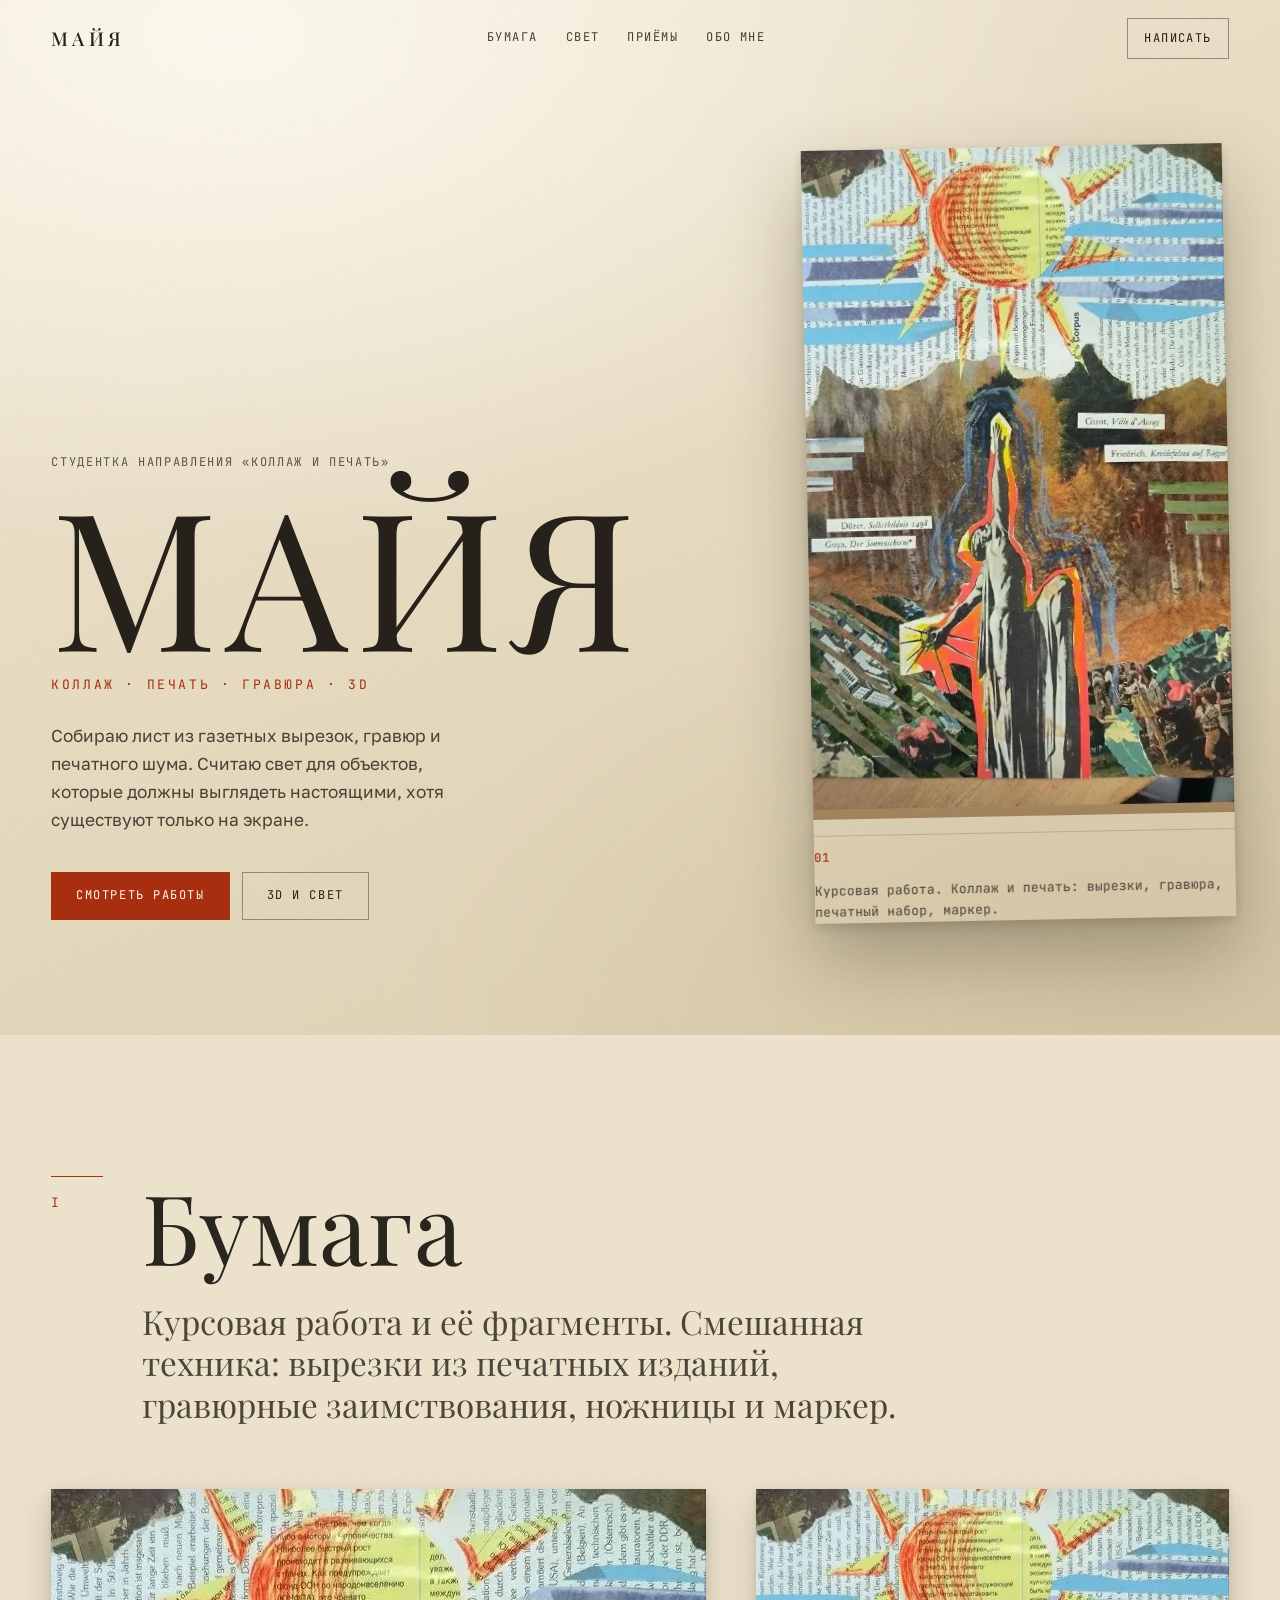
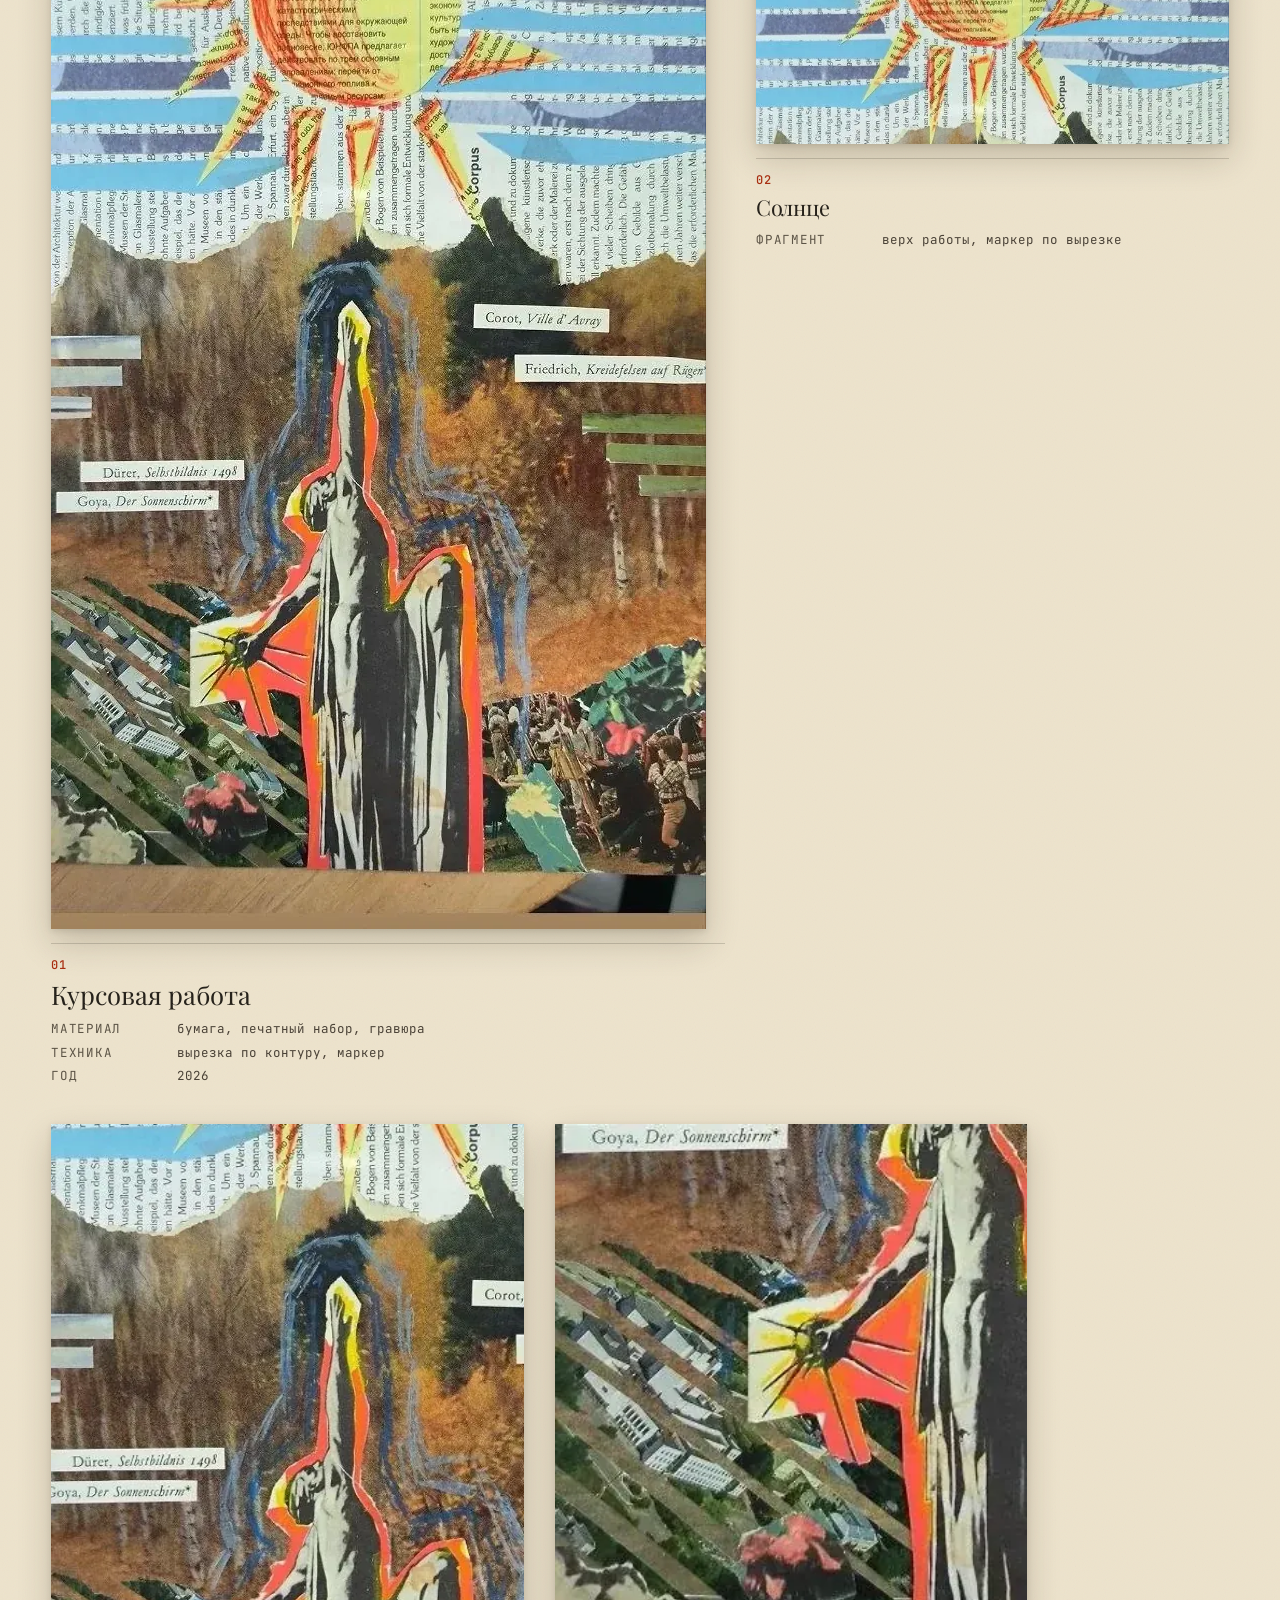
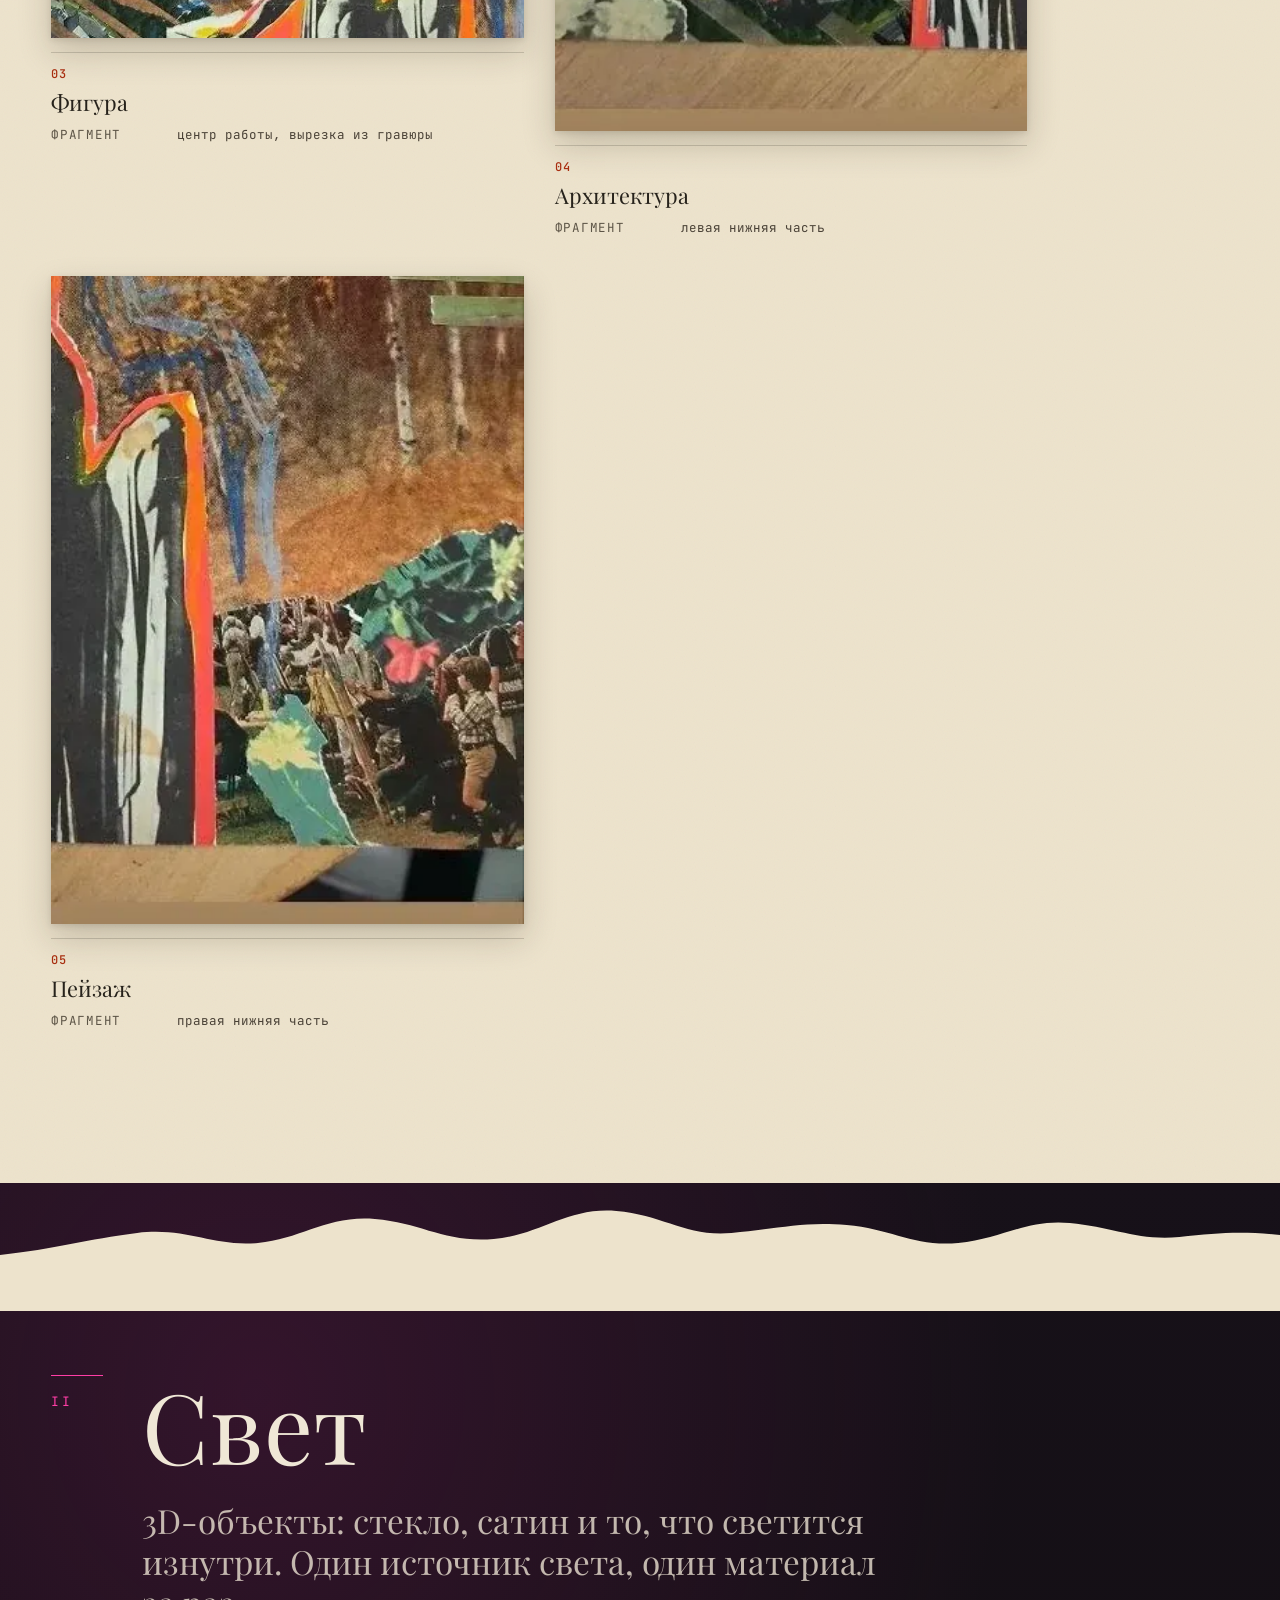
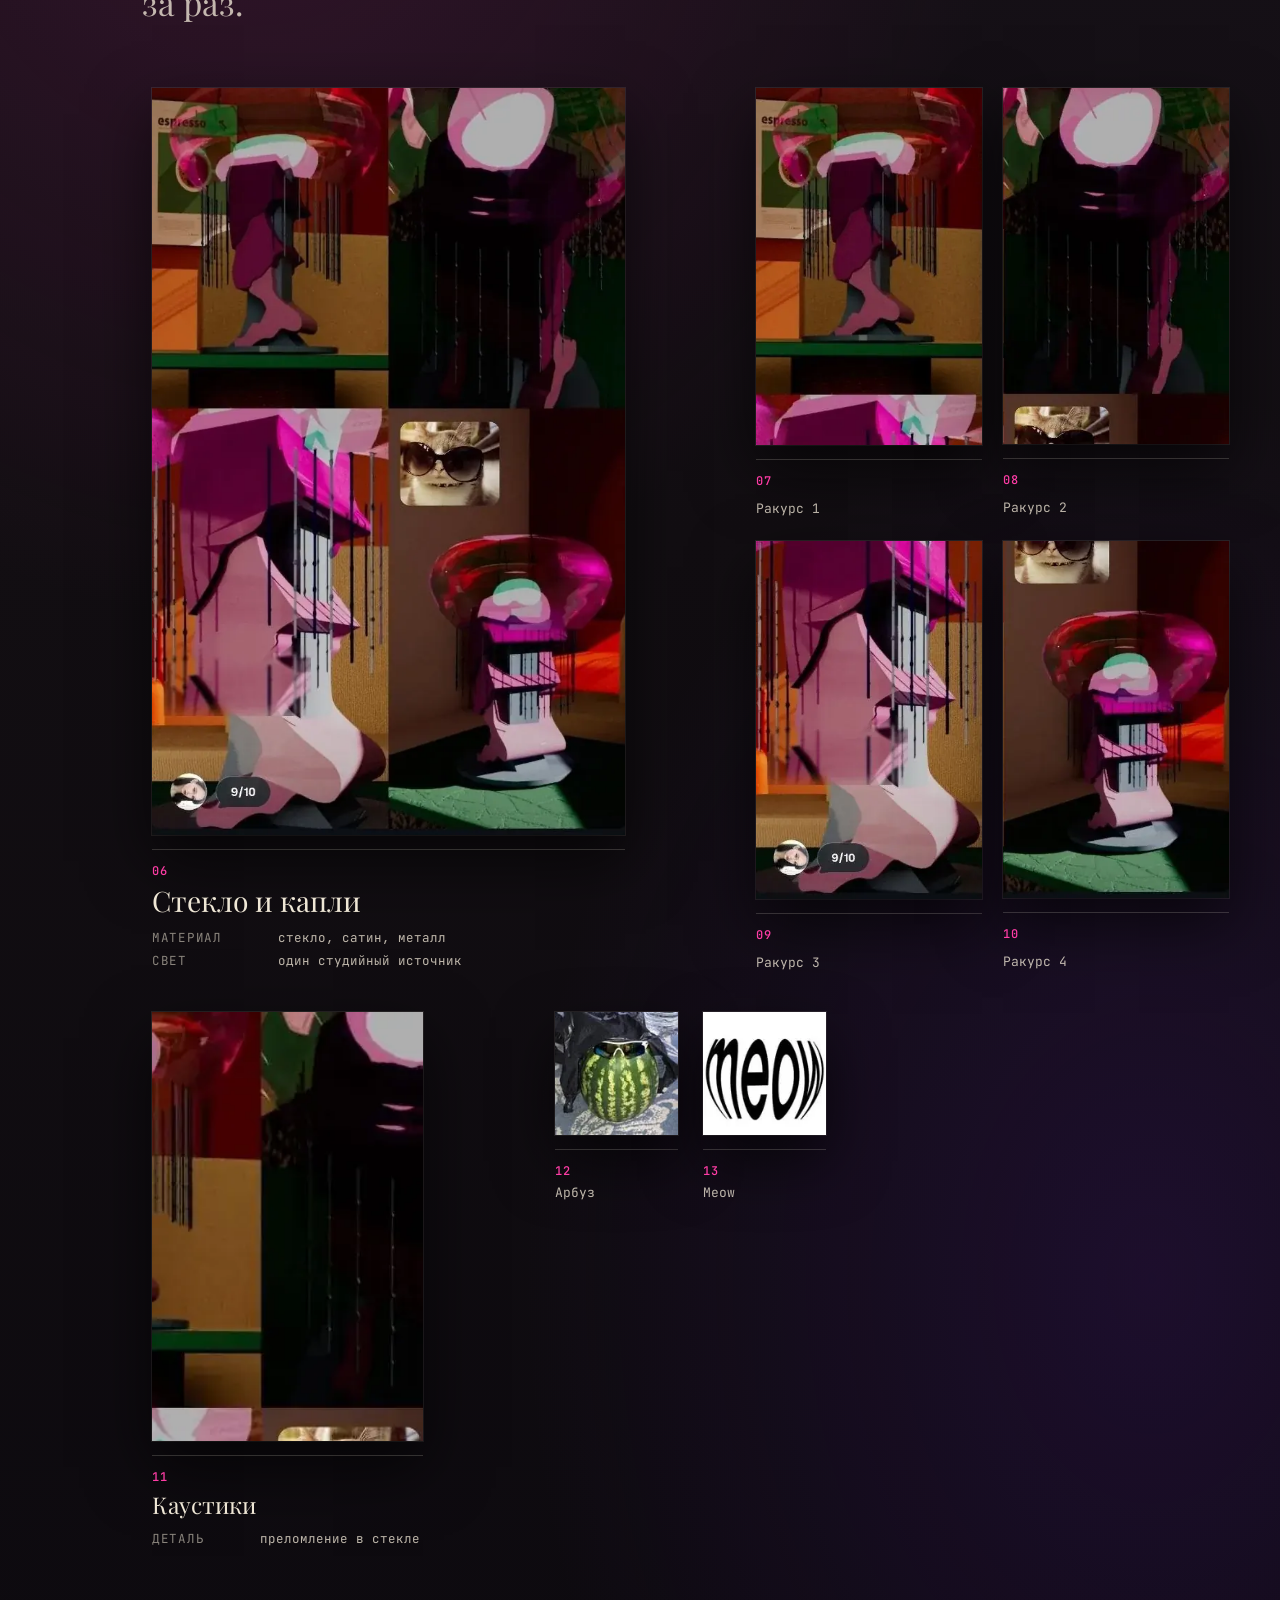
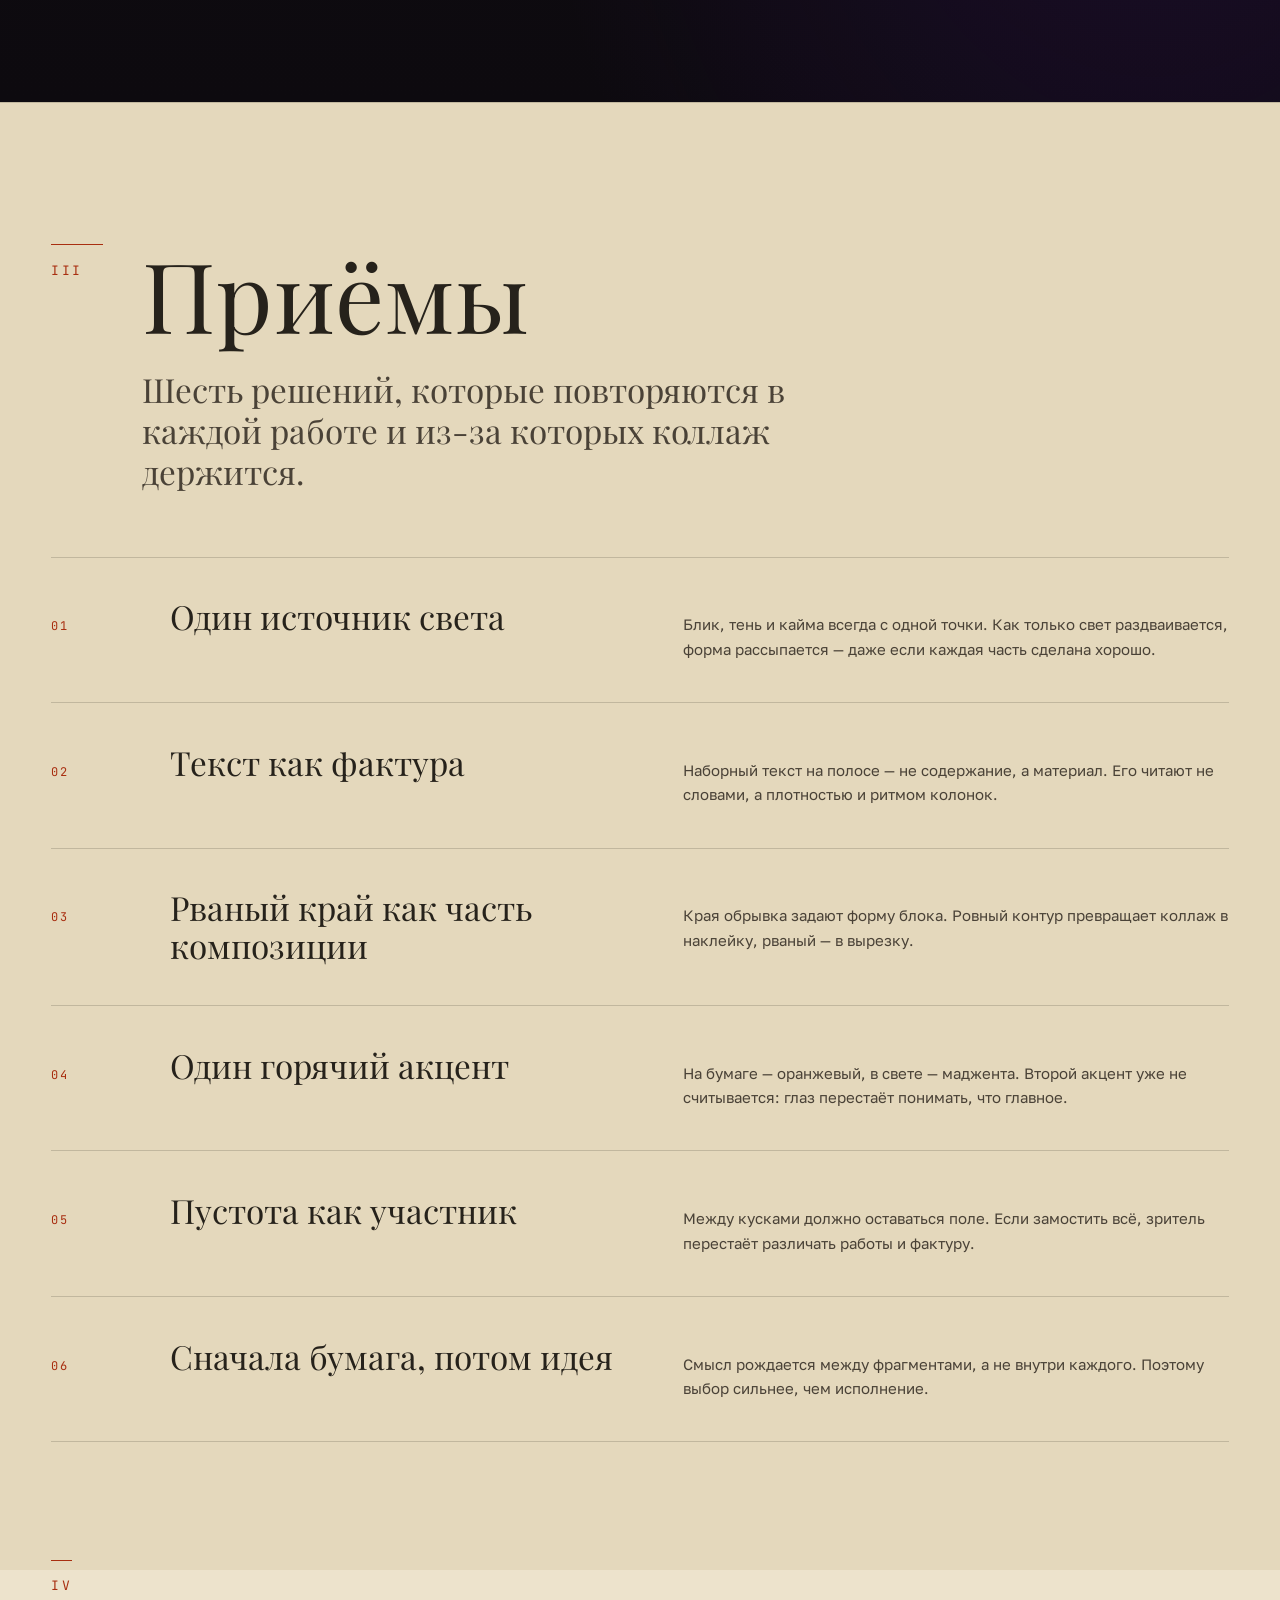
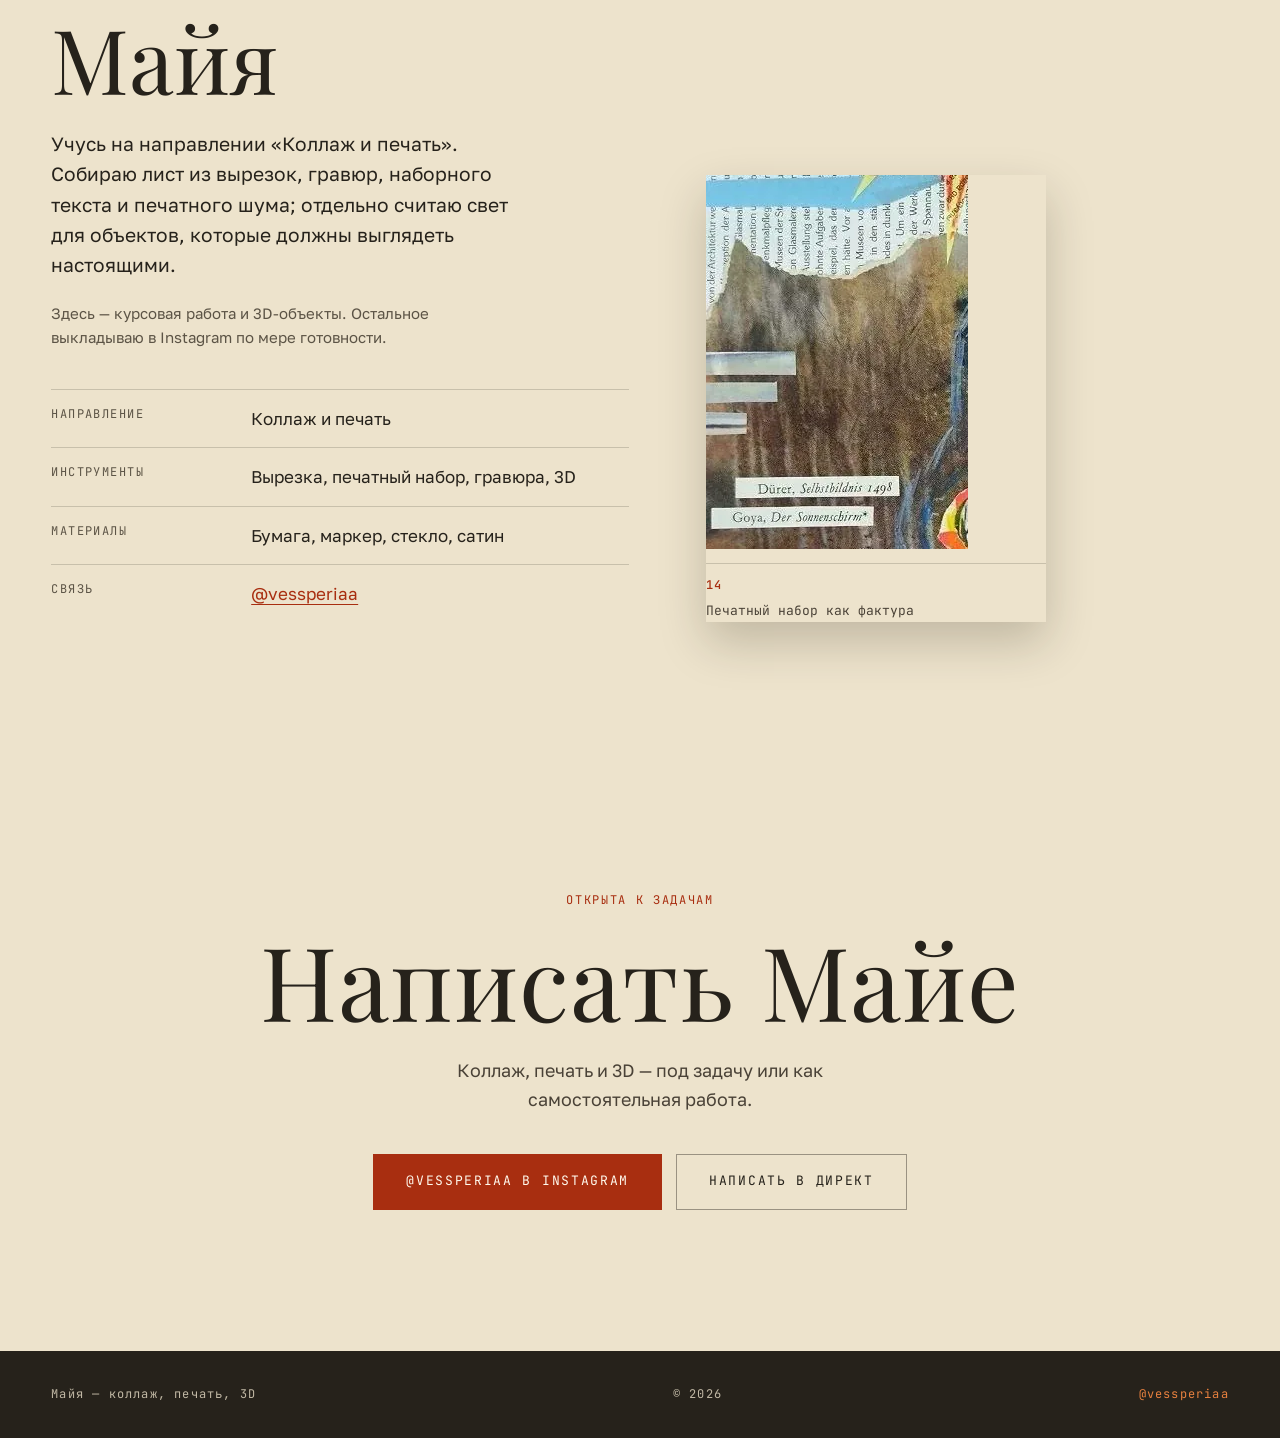
<file: index.html>
<!DOCTYPE html>
<html lang="ru">
<head>
<meta charset="utf-8">
<meta name="viewport" content="width=device-width, initial-scale=1">
<title>Майя — коллаж, печать, 3D</title>
<meta name="description" content="Портфолио Майи, студентки направления «Коллаж и печать»: курсовая работа, 3D-объекты, печатный набор и гравюра.">
<meta property="og:type" content="website">
<meta property="og:title" content="Майя — коллаж, печать, 3D">
<meta property="og:description" content="Курсовая работа, 3D-объекты, печатный набор и гравюра. Студентка направления «Коллаж и печать».">
<meta property="og:image" content="https://kukhto.is-a.dev/maya-site-pages/assets/og.jpg">
<meta property="og:image:width" content="1200">
<meta property="og:image:height" content="630">
<meta property="og:image:alt" content="Майя — коллаж, печать, 3D. Курсовая работа и 3D-объекты.">
<meta property="og:url" content="https://kukhto.is-a.dev/maya-site-pages/">
<meta name="twitter:card" content="summary_large_image">
<meta name="twitter:image" content="https://kukhto.is-a.dev/maya-site-pages/assets/og.jpg">
<link rel="canonical" href="https://kukhto.is-a.dev/maya-site-pages/">
<link rel="icon" href="assets/icon.png" type="image/png">
<link rel="apple-touch-icon" href="assets/icon.png">
<link rel="stylesheet" href="style.css">
<script type="application/ld+json">
{
  "@context": "https://schema.org",
  "@type": "Person",
  "name": "Майя",
  "jobTitle": "Дизайнер: коллаж и печать, 3D",
  "url": "https://kukhto.is-a.dev/maya-site-pages/",
  "sameAs": ["https://www.instagram.com/vessperiaa/"]
}
</script>
</head>
<body>

<a class="skip" href="#paper">К работам</a>

<header class="topbar" id="topbar">
  <div class="topbar__in">
    <a class="topbar__name" href="#cover">МАЙЯ</a>
    <nav class="topbar__nav" aria-label="Разделы">
      <a href="#paper">Бумага</a>
      <a href="#light">Свет</a>
      <a href="#craft">Приёмы</a>
      <a href="#about">Обо мне</a>
    </nav>
    <a class="topbar__cta" href="#contact">Написать</a>
  </div>
</header>

<main id="main">

  <!-- ═══════════ ОБЛОЖКА ═══════════ -->
  <section class="cover" id="cover" data-scene="cover">
    <div class="cover__grid">
      <div class="cover__text">
        <p class="kicker">Студентка направления «Коллаж и печать»</p>
        <h1 class="cover__name">МАЙЯ</h1>
        <p class="cover__role">Коллаж · Печать · Гравюра · 3D</p>
        <p class="cover__lead">Собираю лист из газетных вырезок, гравюр и
          печатного шума. Считаю свет для объектов, которые должны выглядеть
          настоящими, хотя существуют только на экране.</p>
        <div class="cover__actions">
          <a class="btn btn--solid" href="#paper">Смотреть работы</a>
          <a class="btn" href="#light">3D и свет</a>
        </div>
      </div>

      <figure class="cover__plate reveal" data-reveal>
        <img src="assets/real/collage_full.webp" width="655" height="1040" fetchpriority="high"
             alt="Курсовая работа: коллаж из газетных вырезок, гравюрных пейзажей, силуэта фигуры и оранжевого солнца">
        <figcaption>
          <span class="num">01</span>
          <span class="cap">Курсовая работа. Коллаж и печать: вырезки, гравюра,
            печатный набор, маркер.</span>
        </figcaption>
      </figure>
    </div>
  </section>

  <!-- ═══════════ РАЗВОРОТ I — БУМАГА ═══════════ -->
  <section class="paper" id="paper" data-scene="paper">
    <div class="sec-head">
      <span class="sec-head__idx">I</span>
      <h2 class="sec-head__title">Бумага</h2>
      <p class="sec-head__lead">Курсовая работа и её фрагменты. Смешанная
        техника: вырезки из печатных изданий, гравюрные заимствования,
        ножницы и маркер.</p>
    </div>

    <div class="spread">
      <figure class="hero-card reveal" data-reveal>
        <img src="assets/real/collage_full.webp" width="655" height="1040" loading="lazy"
             alt="Курсовая работа целиком: коллаж с солнцем, фигурой, архитектурой и пейзажами">
        <figcaption>
          <span class="num">01</span>
          <h3>Курсовая работа</h3>
          <dl class="meta">
            <dt>Материал</dt><dd>бумага, печатный набор, гравюра</dd>
            <dt>Техника</dt><dd>вырезка по контуру, маркер</dd>
            <dt>Год</dt><dd>2026</dd>
          </dl>
        </figcaption>
      </figure>

      <figure class="card card--2 reveal" data-reveal data-delay="60">
        <img src="assets/real/collage_sun.webp" width="655" height="353" loading="lazy"
             alt="Фрагмент работы: оранжевое солнце с лучами поверх газетного набора">
        <figcaption>
          <span class="num">02</span>
          <h3>Солнце</h3>
          <dl class="meta"><dt>Фрагмент</dt><dd>верх работы, маркер по вырезке</dd></dl>
        </figcaption>
      </figure>

      <figure class="card card--2 reveal" data-reveal data-delay="120">
        <img src="assets/real/collage_figure.webp" width="439" height="478" loading="lazy"
             alt="Фрагмент работы: силуэт фигуры с поднятыми руками">
        <figcaption>
          <span class="num">03</span>
          <h3>Фигура</h3>
          <dl class="meta"><dt>Фрагмент</dt><dd>центр работы, вырезка из гравюры</dd></dl>
        </figcaption>
      </figure>

      <figure class="card card--2 reveal" data-reveal data-delay="180">
        <img src="assets/real/collage_arch.webp" width="340" height="437" loading="lazy"
             alt="Фрагмент работы: архитектурная сетка в нижней части коллажа">
        <figcaption>
          <span class="num">04</span>
          <h3>Архитектура</h3>
          <dl class="meta"><dt>Фрагмент</dt><dd>левая нижняя часть</dd></dl>
        </figcaption>
      </figure>

      <figure class="card card--2 reveal" data-reveal data-delay="240">
        <img src="assets/real/collage_land.webp" width="341" height="468" loading="lazy"
             alt="Фрагмент работы: романтический пейзаж и фигуры в историческом костюме">
        <figcaption>
          <span class="num">05</span>
          <h3>Пейзаж</h3>
          <dl class="meta"><dt>Фрагмент</dt><dd>правая нижняя часть</dd></dl>
        </figcaption>
      </figure>
    </div>
  </section>

  <!-- ═══════════ РАЗВОРОТ II — СВЕТ ═══════════ -->
  <section class="light" id="light" data-scene="light">
    <div class="sec-head sec-head--dark">
      <span class="sec-head__idx">II</span>
      <h2 class="sec-head__title">Свет</h2>
      <p class="sec-head__lead">3D-объекты: стекло, сатин и то, что светится
        изнутри. Один источник света, один материал за раз.</p>
    </div>

    <div class="acid">
      <figure class="acid__hero reveal" data-reveal>
        <img src="assets/real/glass_full.webp" width="655" height="1035" loading="lazy"
             alt="3D-работа: скульптура из стекла и мадженты с нитями, четыре ракурса">
        <figcaption>
          <span class="num">06</span>
          <h3>Стекло и капли</h3>
          <dl class="meta">
            <dt>Материал</dt><dd>стекло, сатин, металл</dd>
            <dt>Свет</dt><dd>один студийный источник</dd>
          </dl>
        </figcaption>
      </figure>

      <div class="acid__frames">
        <figure class="acid__frame reveal" data-reveal data-delay="60">
          <img src="assets/real/glass_a.webp" width="327" height="517" loading="lazy"
               alt="Первый ракурс 3D-скульптуры: общий вид">
          <figcaption><span class="num">07</span><span class="cap">Ракурс 1</span></figcaption>
        </figure>
        <figure class="acid__frame reveal" data-reveal data-delay="120">
          <img src="assets/real/glass_b.webp" width="328" height="517" loading="lazy"
               alt="Второй ракурс 3D-скульптуры: фактура потёков">
          <figcaption><span class="num">08</span><span class="cap">Ракурс 2</span></figcaption>
        </figure>
        <figure class="acid__frame reveal" data-reveal data-delay="180">
          <img src="assets/real/glass_c.webp" width="327" height="518" loading="lazy"
               alt="Третий ракурс 3D-скульптуры: преломление света">
          <figcaption><span class="num">09</span><span class="cap">Ракурс 3</span></figcaption>
        </figure>
        <figure class="acid__frame reveal" data-reveal data-delay="240">
          <img src="assets/real/glass_d.webp" width="328" height="518" loading="lazy"
               alt="Четвёртый ракурс 3D-скульптуры: объект в среде">
          <figcaption><span class="num">10</span><span class="cap">Ракурс 4</span></figcaption>
        </figure>
      </div>

      <figure class="acid__detail reveal" data-reveal data-delay="120">
        <img src="assets/real/glass_detail.webp" width="262" height="414" loading="lazy"
             alt="Деталь 3D-работы: преломление и каустики на поверхности">
        <figcaption>
          <span class="num">11</span>
          <h3>Каустики</h3>
          <dl class="meta"><dt>Деталь</dt><dd>преломление в стекле</dd></dl>
        </figcaption>
      </figure>

      <!-- опыты в натуральную величину: эти два квадрата — 150 px,
           растягивать их значило бы соврать о качестве рендера -->
      <div class="acid__etudes reveal" data-reveal data-delay="180">
        <figure class="etude">
          <img src="assets/real/maya_02.webp" width="150" height="150" loading="lazy"
               alt="3D-опыт: арбуз в тёмной среде">
          <figcaption><span class="num">12</span><span class="cap">Арбуз</span></figcaption>
        </figure>
        <figure class="etude">
          <img src="assets/real/maya_03.webp" width="150" height="150" loading="lazy"
               alt="Графический опыт: пластичное начертание meow">
          <figcaption><span class="num">13</span><span class="cap">Meow</span></figcaption>
        </figure>
      </div>
    </div>
  </section>

  <!-- ═══════════ ПРИЁМЫ ═══════════ -->
  <section class="craft" id="craft" data-scene="craft">
    <div class="sec-head">
      <span class="sec-head__idx">III</span>
      <h2 class="sec-head__title">Приёмы</h2>
      <p class="sec-head__lead">Шесть решений, которые повторяются в каждой
        работе и из-за которых коллаж держится.</p>
    </div>

    <ol class="craft__list">
      <li class="craft__row reveal" data-reveal>
        <span class="craft__n">01</span>
        <h3>Один источник света</h3>
        <p>Блик, тень и кайма всегда с одной точки. Как только свет раздваивается, форма рассыпается — даже если каждая часть сделана хорошо.</p>
      </li>
      <li class="craft__row reveal" data-reveal data-delay="60">
        <span class="craft__n">02</span>
        <h3>Текст как фактура</h3>
        <p>Наборный текст на полосе — не содержание, а материал. Его читают не словами, а плотностью и ритмом колонок.</p>
      </li>
      <li class="craft__row reveal" data-reveal data-delay="120">
        <span class="craft__n">03</span>
        <h3>Рваный край как часть композиции</h3>
        <p>Края обрывка задают форму блока. Ровный контур превращает коллаж в наклейку, рваный — в вырезку.</p>
      </li>
      <li class="craft__row reveal" data-reveal data-delay="180">
        <span class="craft__n">04</span>
        <h3>Один горячий акцент</h3>
        <p>На бумаге — оранжевый, в свете — маджента. Второй акцент уже не считывается: глаз перестаёт понимать, что главное.</p>
      </li>
      <li class="craft__row reveal" data-reveal data-delay="240">
        <span class="craft__n">05</span>
        <h3>Пустота как участник</h3>
        <p>Между кусками должно оставаться поле. Если замостить всё, зритель перестаёт различать работы и фактуру.</p>
      </li>
      <li class="craft__row reveal" data-reveal data-delay="300">
        <span class="craft__n">06</span>
        <h3>Сначала бумага, потом идея</h3>
        <p>Смысл рождается между фрагментами, а не внутри каждого. Поэтому выбор сильнее, чем исполнение.</p>
      </li>
    </ol>
  </section>

  <!-- ═══════════ О МАЕ ═══════════ -->
  <section class="about" id="about" data-scene="about">
    <div class="about__grid">
      <div class="about__text">
        <span class="sec-head__idx">IV</span>
        <h2 class="about__title">Майя</h2>
        <p class="about__lead">Учусь на направлении «Коллаж и печать». Собираю
          лист из вырезок, гравюр, наборного текста и печатного шума; отдельно
          считаю свет для объектов, которые должны выглядеть настоящими.</p>
        <p class="about__note">Здесь — курсовая работа и 3D-объекты. Остальное
          выкладываю в Instagram по мере готовности.</p>
        <ul class="about__facts">
          <li><span>Направление</span><b>Коллаж и печать</b></li>
          <li><span>Инструменты</span><b>Вырезка, печатный набор, гравюра, 3D</b></li>
          <li><span>Материалы</span><b>Бумага, маркер, стекло, сатин</b></li>
          <li><span>Связь</span><b><a href="https://www.instagram.com/vessperiaa/" target="_blank" rel="noopener">@vessperiaa</a></b></li>
        </ul>
      </div>
      <figure class="about__plate reveal" data-reveal>
        <img src="assets/real/collage_text.webp" width="262" height="374" loading="lazy"
             alt="Фрагмент курсовой: колонки газетного набора">
        <figcaption><span class="num">14</span><span class="cap">Печатный набор как фактура</span></figcaption>
      </figure>
    </div>
  </section>

  <!-- ═══════════ КОНТАКТ ═══════════ -->
  <section class="contact" id="contact" data-scene="contact">
    <p class="kicker">Открыта к задачам</p>
    <h2 class="contact__title">Написать Майе</h2>
    <p class="contact__lead">Коллаж, печать и 3D — под задачу или как
      самостоятельная работа.</p>
    <div class="contact__actions">
      <a class="btn btn--solid btn--lg" href="https://www.instagram.com/vessperiaa/" target="_blank" rel="noopener">@vessperiaa в Instagram</a>
      <a class="btn btn--lg" href="https://www.instagram.com/vessperiaa/" target="_blank" rel="noopener">Написать в директ</a>
    </div>
  </section>

</main>

<footer class="foot">
  <div class="foot__in">
    <span>Майя — коллаж, печать, 3D</span>
    <span class="foot__mid">© 2026</span>
    <a href="https://www.instagram.com/vessperiaa/" target="_blank" rel="noopener">@vessperiaa</a>
  </div>
</footer>

<!-- мобильная точка входа: на 390 px в шапке остаётся только имя -->
<nav class="mobar" aria-label="Быстрые действия">
  <a class="btn" href="#paper">Работы</a>
  <a class="btn btn--solid" href="#contact">Написать</a>
</nav>

<script src="app.js"></script>
</body>
</html>
</file>
<file: style.css>
/* ═══════════════════════════════════════════════════════════
   МАЙЯ — коллаж, печать, 3D
   Два регистра: бумага (охристый) и свет (кислотный тёмный).
   Три гарнитуры: Playfair (заголовки), Golos (текст), JetBrains Mono (метки).
   Один акцент на регистр: оранжевый / маджента.
   ═══════════════════════════════════════════════════════════ */

@font-face{font-family:'Playfair Display';src:url(fonts/playfair-400-latin.woff2) format('woff2');font-weight:400 900;font-style:normal;font-display:swap;}
@font-face{font-family:'Playfair Display';src:url(fonts/playfair-400-cyrillic.woff2) format('woff2');font-weight:400 900;font-style:normal;font-display:swap;}
@font-face{font-family:'Golos Text';src:url(fonts/golos-400-latin.woff2) format('woff2');font-weight:400 900;font-style:normal;font-display:swap;}
@font-face{font-family:'Golos Text';src:url(fonts/golos-400-cyrillic.woff2) format('woff2');font-weight:400 900;font-style:normal;font-display:swap;}
@font-face{font-family:'JetBrains Mono';src:url(fonts/jbmono-400-latin.woff2) format('woff2');font-weight:100 900;font-style:normal;font-display:swap;}
@font-face{font-family:'JetBrains Mono';src:url(fonts/jbmono-400-cyrillic.woff2) format('woff2');font-weight:100 900;font-style:normal;font-display:swap;}

:root{
  /* бумажный регистр */
  --paper:#EDE3CC;
  --paper-2:#E4D8BC;
  --ink:#26221B;
  --ink-soft:#4A4237;
  --ink-faint:#5C5446;
  --fire:#A82E10;          /* оранжевый — акцент бумаги; 5.4:1, AA */
  --rule:rgba(38,34,27,.18);

  /* кислотный регистр */
  --night:#120E12;
  --cream:#EFE7D6;
  --cream-soft:rgba(239,231,214,.78);
  --acid:#FF3DA6;           /* маджента — акцент света; 5.9:1 на тёмном */

  --display:'Playfair Display',Georgia,serif;
  --text:'Golos Text','Playfair Display',system-ui,sans-serif;
  --mono:'JetBrains Mono',ui-monospace,monospace;

  --ease:cubic-bezier(.22,.61,.36,1);
  --ease-out:cubic-bezier(.16,.84,.24,1);
  --gut:clamp(20px,4vw,64px);
  --maxw:1440px;
}

*,*::before,*::after{box-sizing:border-box}
html{scroll-behavior:smooth;-webkit-text-size-adjust:100%}
body{
  margin:0;background:var(--paper);color:var(--ink);
  font-family:var(--text);font-size:17px;line-height:1.6;
  -webkit-font-smoothing:antialiased;overflow-x:hidden;
}
img{display:block;max-width:100%}
a{color:inherit}
h1,h2,h3{margin:0;font-family:var(--display);font-weight:400;line-height:1.02}
p{margin:0}
ol,ul,dl{margin:0;padding:0;list-style:none}

.skip{position:absolute;left:-9999px;top:0;z-index:200;background:var(--ink);color:var(--paper);padding:12px 18px}
.skip:focus{left:8px;top:8px}
:focus-visible{outline:2px solid var(--fire);outline-offset:3px}
.light :focus-visible,.topbar.is-dark :focus-visible{outline-color:var(--acid)}

/* ─────────── типографические примитивы ─────────── */
.kicker{
  font-family:var(--mono);font-size:12px;letter-spacing:.14em;text-transform:uppercase;
  color:var(--ink-faint);margin:0 0 18px;
}
.num{
  font-family:var(--mono);font-size:12px;letter-spacing:.1em;
  color:var(--fire);font-weight:500;display:block;margin-bottom:6px;
}
.cap{
  display:block;font-family:var(--mono);font-size:13px;line-height:1.6;
  color:var(--ink-soft);
}
.light .num{color:var(--acid)}
.light .cap{color:var(--cream-soft)}

/* метаданные работы: материал / техника / год — вместо афоризмов */
.meta{
  margin-top:12px;display:grid;grid-template-columns:auto minmax(0,1fr);
  gap:4px 16px;font-family:var(--mono);font-size:12.5px;line-height:1.55;
}
.meta dt{color:var(--ink-faint);letter-spacing:.06em;text-transform:uppercase}
.meta dd{color:var(--ink-soft)}
.light .meta dt{color:rgba(239,231,214,.55)}
.light .meta dd{color:var(--cream-soft)}

/* ─────────── кнопки ─────────── */
.btn{
  display:inline-flex;align-items:center;justify-content:center;
  min-height:48px;padding:0 24px;
  font-family:var(--mono);font-size:12px;letter-spacing:.13em;text-transform:uppercase;
  text-decoration:none;color:var(--ink);
  border:1px solid rgba(38,34,27,.42);border-radius:0;background:transparent;cursor:pointer;
  transition:background .25s var(--ease),color .25s var(--ease),border-color .25s var(--ease);
}
.btn:hover{background:var(--ink);color:var(--paper);border-color:var(--ink)}
.btn--solid{background:var(--fire);border-color:var(--fire);color:#FFF8EC}
.btn--solid:hover{background:#8F260B;border-color:#8F260B;color:#FFF8EC}
.btn--lg{min-height:56px;padding:0 32px;font-size:13px}

/* ─────────── шапка ─────────── */
.topbar{
  position:fixed;top:0;left:0;right:0;z-index:100;
  mix-blend-mode:multiply;
  transition:background .4s var(--ease),mix-blend-mode .4s var(--ease),box-shadow .4s var(--ease);
}
.topbar.is-dark{mix-blend-mode:normal;background:rgba(18,14,18,.88);backdrop-filter:blur(10px);box-shadow:0 1px 0 rgba(239,231,214,.14)}
.topbar__in{
  max-width:var(--maxw);margin:0 auto;padding:18px var(--gut);
  display:flex;align-items:center;justify-content:space-between;gap:24px;
}
.topbar__name{
  font-family:var(--display);font-size:19px;letter-spacing:.22em;text-decoration:none;font-weight:500;
}
.topbar__nav{display:flex;gap:28px}
.topbar__nav a{
  font-family:var(--mono);font-size:12px;letter-spacing:.12em;text-transform:uppercase;
  text-decoration:none;color:var(--ink-soft);position:relative;padding-bottom:3px;
  transition:color .25s var(--ease);
}
.topbar__nav a::after{
  content:'';position:absolute;left:0;right:0;bottom:0;height:1px;background:currentColor;
  transform:scaleX(0);transform-origin:left;transition:transform .35s var(--ease);
}
.topbar__nav a:hover{color:var(--ink)}
.topbar__nav a:hover::after{transform:scaleX(1)}
.topbar__cta{
  font-family:var(--mono);font-size:12px;letter-spacing:.12em;text-transform:uppercase;
  text-decoration:none;border:1px solid rgba(38,34,27,.42);padding:10px 16px;
  transition:background .25s var(--ease),color .25s var(--ease);
}
.topbar__cta:hover{background:var(--ink);color:var(--paper)}
.topbar.is-dark .topbar__name,.topbar.is-dark .topbar__nav a{color:var(--cream)}
.topbar.is-dark .topbar__nav a:hover{color:#fff}
.topbar.is-dark .topbar__cta{color:var(--cream);border-color:rgba(239,231,214,.42)}
.topbar.is-dark .topbar__cta:hover{background:var(--acid);border-color:var(--acid);color:var(--night)}

/* ═══════════ ОБЛОЖКА ═══════════ */
.cover{
  position:relative;padding:calc(var(--gut) + 96px) var(--gut) clamp(70px,9vw,120px);
  background:
    radial-gradient(110% 80% at 18% 4%, rgba(255,252,242,.9), rgba(255,252,242,0) 62%),
    radial-gradient(80% 60% at 88% 96%, rgba(196,178,142,.42), rgba(196,178,142,0) 70%),
    linear-gradient(158deg,#F2E9D6 0%,#E7DBC0 52%,#DED1B2 100%);
}
.cover::after{
  content:'';position:absolute;inset:0;pointer-events:none;z-index:1;opacity:.16;
  background-image:url("data:image/svg+xml,%3Csvg xmlns='http://www.w3.org/2000/svg' width='140' height='140'%3E%3Cfilter id='n'%3E%3CfeTurbulence type='fractalNoise' baseFrequency='0.9' numOctaves='3'/%3E%3CfeColorMatrix type='saturate' values='0'/%3E%3C/filter%3E%3Crect width='140' height='140' filter='url(%23n)' opacity='0.5'/%3E%3C/svg%3E");
  mix-blend-mode:multiply;
}
.cover__grid{
  position:relative;z-index:2;
  max-width:var(--maxw);margin:0 auto;
  display:grid;grid-template-columns:minmax(0,1fr) minmax(0,.62fr);
  gap:clamp(32px,6vw,104px);align-items:end;
}
.cover__name{font-size:clamp(72px,15vw,196px);letter-spacing:.04em;line-height:.86}
.cover__role{
  margin-top:20px;font-family:var(--mono);font-size:13px;
  letter-spacing:.2em;text-transform:uppercase;color:var(--fire);
}
.cover__lead{
  margin-top:26px;max-width:44ch;font-size:clamp(16px,1.35vw,19px);line-height:1.62;
  color:var(--ink-soft);
}
.cover__actions{display:flex;flex-wrap:wrap;gap:12px;margin-top:38px}
.cover__plate{
  margin:0;position:relative;
  box-shadow:0 34px 70px rgba(38,30,14,.30),0 4px 10px rgba(38,30,14,.16);
  transform:rotate(-1.1deg);
}
/* натуральное разрешение не растягиваем: её лист — 655 px, и мылить его
   апскейлом значит соврать о качестве печати */
.cover__plate img{width:100%;height:auto;max-width:655px}
.hero-card img{max-width:655px}
.cover__plate figcaption{
  margin-top:16px;padding-top:12px;border-top:1px solid var(--rule);
  display:flex;gap:14px;align-items:baseline;flex-wrap:wrap;
}
.cover__plate .num{margin:0}

/* ═══════════ заголовок раздела ═══════════ */
.sec-head{
  max-width:var(--maxw);margin:0 auto;
  padding:clamp(80px,11vw,150px) var(--gut) clamp(34px,5vw,64px);
  display:grid;grid-template-columns:auto minmax(0,1fr);gap:0 clamp(20px,3vw,48px);
  align-items:start;
}
.sec-head__idx{
  font-family:var(--mono);font-size:13px;letter-spacing:.2em;color:var(--fire);
  padding-top:16px;border-top:1px solid var(--fire);min-width:52px;
}
.sec-head__title{font-size:clamp(46px,7.6vw,110px);letter-spacing:.01em}
/* средний кегль — ступень между 19 и 96 px */
.sec-head__lead{
  grid-column:2;margin-top:26px;max-width:40ch;
  font-family:var(--display);font-size:clamp(24px,2.6vw,38px);line-height:1.24;
  color:var(--ink-soft);
}
.sec-head--dark .sec-head__idx{color:var(--acid);border-color:var(--acid)}
.sec-head--dark .sec-head__title{color:var(--cream)}
.sec-head--dark .sec-head__lead{color:var(--cream-soft)}

/* ═══════════ РАЗВОРОТ I — БУМАГА ═══════════ */
.paper{background:var(--paper);position:relative}
.paper::before{
  content:'';position:absolute;inset:0;pointer-events:none;opacity:.05;
  background-image:url("data:image/svg+xml,%3Csvg xmlns='http://www.w3.org/2000/svg' width='120' height='120'%3E%3Cfilter id='n'%3E%3CfeTurbulence type='fractalNoise' baseFrequency='1.1' numOctaves='2'/%3E%3C/filter%3E%3Crect width='120' height='120' filter='url(%23n)'/%3E%3C/svg%3E");
}
.spread{
  position:relative;
  max-width:var(--maxw);margin:0 auto;padding:0 var(--gut) clamp(90px,12vw,160px);
  display:grid;grid-template-columns:repeat(12,1fr);
  gap:clamp(22px,3vw,44px) clamp(16px,2.4vw,34px);
  align-items:start;
}
/* герой на 7 колонок, остальные — по 5: пустая колонка держит ритм */
.hero-card{grid-column:span 7;margin:0}
.card{grid-column:span 5;margin:0}
.card--2{grid-column:span 5}
.hero-card img,.card img{
  width:100%;height:auto;
  box-shadow:0 14px 32px rgba(38,30,14,.20),0 2px 6px rgba(38,30,14,.12);
  transition:transform .6s var(--ease-out),box-shadow .6s var(--ease);
}
.hero-card:hover img,.card:hover img{transform:translateY(-6px) rotate(-.5deg);box-shadow:0 26px 54px rgba(38,30,14,.26),0 4px 10px rgba(38,30,14,.14)}
.hero-card figcaption,.card figcaption{padding-top:12px;border-top:1px solid var(--rule);margin-top:14px}
.hero-card h3{font-size:clamp(22px,2vw,30px);margin-bottom:2px}
.card h3{font-size:clamp(19px,1.7vw,25px);margin-bottom:2px}

/* ═══════════ ПЕРЕПЛЁТ — стык двух регистров ═══════════ */
.light{
  position:relative;margin-top:-1px;
  background:
    radial-gradient(90% 60% at 20% 10%, rgba(120,30,90,.30), rgba(18,14,18,0) 65%),
    radial-gradient(70% 60% at 90% 80%, rgba(60,20,110,.30), rgba(18,14,18,0) 70%),
    linear-gradient(180deg,#171119 0%,#120E12 45%,#0D0A0F 100%);
  color:var(--cream);
}
/* рваный верхний край: переплёт, а не линия смены фона.
   Профиль края — неровный, с разной высотой зубьев и мягкими переходами,
   иначе читается как пила, а не как разрыв бумаги. */
.light::before{
  content:'';position:absolute;left:0;right:0;top:-2px;height:130px;z-index:2;
  background:var(--paper);
  -webkit-mask-image:url("data:image/svg+xml,%3Csvg xmlns='http://www.w3.org/2000/svg' width='1400' height='130' preserveAspectRatio='none'%3E%3Cpath d='M0,130 L0,74 C60,68 96,58 150,52 C205,46 232,66 282,62 C330,58 358,34 410,38 C462,42 486,62 540,58 C592,54 620,26 674,30 C726,34 750,56 800,52 C850,48 878,40 926,44 C976,48 1000,66 1048,62 C1096,58 1122,38 1170,42 C1218,46 1244,60 1290,56 C1332,52 1356,50 1400,54 L1400,130 Z' fill='%23000'/%3E%3C/svg%3E");
  mask-image:url("data:image/svg+xml,%3Csvg xmlns='http://www.w3.org/2000/svg' width='1400' height='130' preserveAspectRatio='none'%3E%3Cpath d='M0,130 L0,74 C60,68 96,58 150,52 C205,46 232,66 282,62 C330,58 358,34 410,38 C462,42 486,62 540,58 C592,54 620,26 674,30 C726,34 750,56 800,52 C850,48 878,40 926,44 C976,48 1000,66 1048,62 C1096,58 1122,38 1170,42 C1218,46 1244,60 1290,56 C1332,52 1356,50 1400,54 L1400,130 Z' fill='%23000'/%3E%3C/svg%3E");
  -webkit-mask-size:100% 100%;mask-size:100% 100%;
  filter:drop-shadow(0 8px 18px rgba(38,30,14,.26));
  pointer-events:none;
}
.light .sec-head{padding-top:clamp(130px,15vw,210px)}

/* сетка «Света» — другая ось, не копия бумажной */
.acid{
  max-width:var(--maxw);margin:0 auto;padding:0 var(--gut) clamp(90px,12vw,160px);
  display:grid;grid-template-columns:repeat(12,1fr);
  gap:clamp(22px,3vw,48px) clamp(16px,2.4vw,34px);
  align-items:start;
}
.acid__hero{grid-column:2 / span 5;margin:0}
.acid__frames{grid-column:8 / span 5;display:grid;grid-template-columns:1fr 1fr;gap:clamp(12px,1.6vw,22px)}
.acid__detail{grid-column:2 / span 3;margin:0}
.acid__etudes{grid-column:6 / span 3;display:flex;gap:clamp(14px,2vw,26px);align-items:flex-start}
.etude{margin:0}
.etude img{width:150px;height:150px;object-fit:cover}
.etude figcaption{margin-top:10px;padding-top:0;border-top:none}
.etude .num{margin-bottom:2px}
.acid__frame{margin:0}
.acid img{
  width:100%;height:auto;
  box-shadow:0 26px 60px rgba(0,0,0,.62),0 0 0 1px rgba(239,231,214,.10);
  transition:transform .7s var(--ease-out),box-shadow .7s var(--ease);
}
.acid figure:hover img{transform:translateY(-7px);box-shadow:0 38px 80px rgba(0,0,0,.72),0 0 0 1px rgba(255,61,166,.35)}
.acid figcaption{padding-top:12px;border-top:1px solid rgba(239,231,214,.18);margin-top:14px}
.acid__hero h3{font-size:clamp(24px,2.2vw,34px);color:var(--cream)}
.acid__detail h3,.acid__piece h3{font-size:clamp(20px,1.8vw,27px);color:var(--cream)}
.acid__frames .cap{margin-top:8px}
.acid__frame .num{margin-bottom:4px}

/* ═══════════ ПРИЁМЫ ═══════════ */
.craft{background:var(--paper-2);border-top:1px solid var(--rule)}
.craft__list{max-width:var(--maxw);margin:0 auto;padding:0 var(--gut) clamp(80px,10vw,130px)}
.craft__row{
  display:grid;grid-template-columns:80px minmax(0,1fr) minmax(0,1.15fr);
  gap:clamp(16px,3vw,48px);align-items:baseline;
  padding:clamp(24px,3.2vw,44px) 0;border-top:1px solid var(--rule);
}
.craft__row:last-child{border-bottom:1px solid var(--rule)}
.craft__n{font-family:var(--mono);font-size:12px;letter-spacing:.12em;color:var(--fire)}
.craft__row h3{font-size:clamp(24px,2.6vw,38px);line-height:1.12}
.craft__row p{font-size:clamp(15px,1.15vw,17px);line-height:1.62;color:var(--ink-soft)}

/* ═══════════ О МАЕ ═══════════ */
.about{background:var(--paper)}
.about__grid{
  max-width:var(--maxw);margin:0 auto;padding:0 var(--gut) clamp(80px,10vw,140px);
  display:grid;grid-template-columns:minmax(0,1.05fr) minmax(0,.95fr);
  gap:clamp(32px,6vw,90px);align-items:start;
}
.about__title{font-size:clamp(46px,7vw,96px);margin:14px 0 26px}
.about__lead{font-size:clamp(17px,1.5vw,21px);line-height:1.58;color:var(--ink);max-width:46ch}
.about__note{margin-top:20px;font-size:clamp(15px,1.15vw,17px);line-height:1.62;color:var(--ink-faint);max-width:50ch}
.about__facts{margin-top:40px;display:grid;gap:0}
.about__facts li{
  display:grid;grid-template-columns:180px minmax(0,1fr);gap:20px;
  padding:15px 0;border-top:1px solid var(--rule);
}
.about__facts span{font-family:var(--mono);font-size:12px;letter-spacing:.12em;text-transform:uppercase;color:var(--ink-faint)}
.about__facts b{font-weight:400;font-size:17px}
.about__facts a{color:var(--fire);text-decoration:underline;text-underline-offset:4px;text-decoration-thickness:1px}
.about__plate{margin:0;align-self:end;transform:rotate(1.4deg);box-shadow:0 20px 44px rgba(38,30,14,.22);max-width:340px}
.about__plate figcaption{margin-top:14px;padding-top:12px;border-top:1px solid var(--rule)}

/* ═══════════ КОНТАКТ ═══════════ */
.contact{background:var(--paper);padding:clamp(80px,11vw,150px) var(--gut);text-align:center}
.contact .kicker{color:var(--fire)}
.contact__title{font-size:clamp(44px,8vw,120px);letter-spacing:.01em}
.contact__lead{margin:24px auto 0;max-width:42ch;font-size:clamp(17px,1.4vw,20px);line-height:1.6;color:var(--ink-soft)}
.contact__actions{display:flex;flex-wrap:wrap;gap:14px;justify-content:center;margin-top:40px}

/* ═══════════ подвал ═══════════ */
.foot{background:var(--ink);color:var(--paper);padding:34px 0}
.foot__in{
  max-width:var(--maxw);margin:0 auto;padding:0 var(--gut);
  display:flex;justify-content:space-between;align-items:center;gap:20px;flex-wrap:wrap;
  font-family:var(--mono);font-size:12px;letter-spacing:.1em;color:rgba(237,227,204,.78);
}
.foot__in a{color:#E8813F;text-decoration:none}
.foot__in a:hover{text-decoration:underline;text-underline-offset:4px}

/* ═══════════ мобильная точка входа ═══════════ */
.mobar{
  position:fixed;left:0;right:0;bottom:0;z-index:90;display:none;
  gap:10px;padding:10px var(--gut) calc(10px + env(safe-area-inset-bottom));
  background:rgba(237,227,204,.96);backdrop-filter:blur(8px);
  border-top:1px solid rgba(38,34,27,.28);
  box-shadow:0 -6px 20px rgba(38,30,14,.12);
}
.mobar a{flex:1}
.mobar .btn{border-color:rgba(38,34,27,.62)}

/* ═══════════ появление при скролле ═══════════ */
.js .reveal{opacity:0;transform:translateY(26px);transition:opacity .8s var(--ease),transform .8s var(--ease-out)}
.js .reveal.in{opacity:1;transform:none}
@media (prefers-reduced-motion:reduce){
  .js .reveal{opacity:1;transform:none;transition:none}
}

/* ═══════════ адаптив ═══════════ */
@media (max-width:1080px){
  .cover__grid{grid-template-columns:1fr;gap:44px}
  .cover__plate{max-width:min(520px,100%);margin-left:auto}
  .hero-card{grid-column:span 12}
  .card,.card--2{grid-column:span 6}
  .acid__hero{grid-column:span 12}
  .acid__frames{grid-column:span 12;grid-template-columns:repeat(4,1fr)}
  .acid__detail,.acid__piece{grid-column:span 6}
  .craft__row{grid-template-columns:64px minmax(0,1fr)}
  .craft__row p{grid-column:2}
  .about__grid{grid-template-columns:1fr}
}
@media (max-width:720px){
  body{font-size:16px;padding-bottom:76px}
  .topbar__nav{display:none}
  .topbar__in{padding:14px var(--gut)}
  .mobar{display:flex}
  .cover{padding-top:calc(var(--gut) + 76px)}
  .cover__name{font-size:clamp(58px,20vw,96px)}
  .cover__actions{flex-direction:column;align-items:stretch}
  .cover .btn{width:100%}
  .sec-head{grid-template-columns:1fr;gap:14px}
  .sec-head__idx{border-top:none;padding-top:0;border-left:1px solid var(--fire);padding-left:12px;min-width:0}
  .sec-head__lead{grid-column:1;font-size:24px}
  .hero-card,.card,.card--2{grid-column:span 12}
  .acid__frames{grid-template-columns:1fr 1fr}
  .acid__detail,.acid__piece{grid-column:span 12}
  .craft__row{grid-template-columns:1fr;gap:8px}
  .craft__row p{grid-column:1}
  .about__facts li{grid-template-columns:1fr;gap:4px}
  .foot__in{flex-direction:column;align-items:flex-start;gap:10px}
}
@media (max-width:420px){
  .topbar__cta{display:none}
}

/* ═══════════ режим съёмки ═══════════ */
html.force-static .reveal{opacity:1;transform:none}
html.force-static .cover{min-height:auto}
</file>
